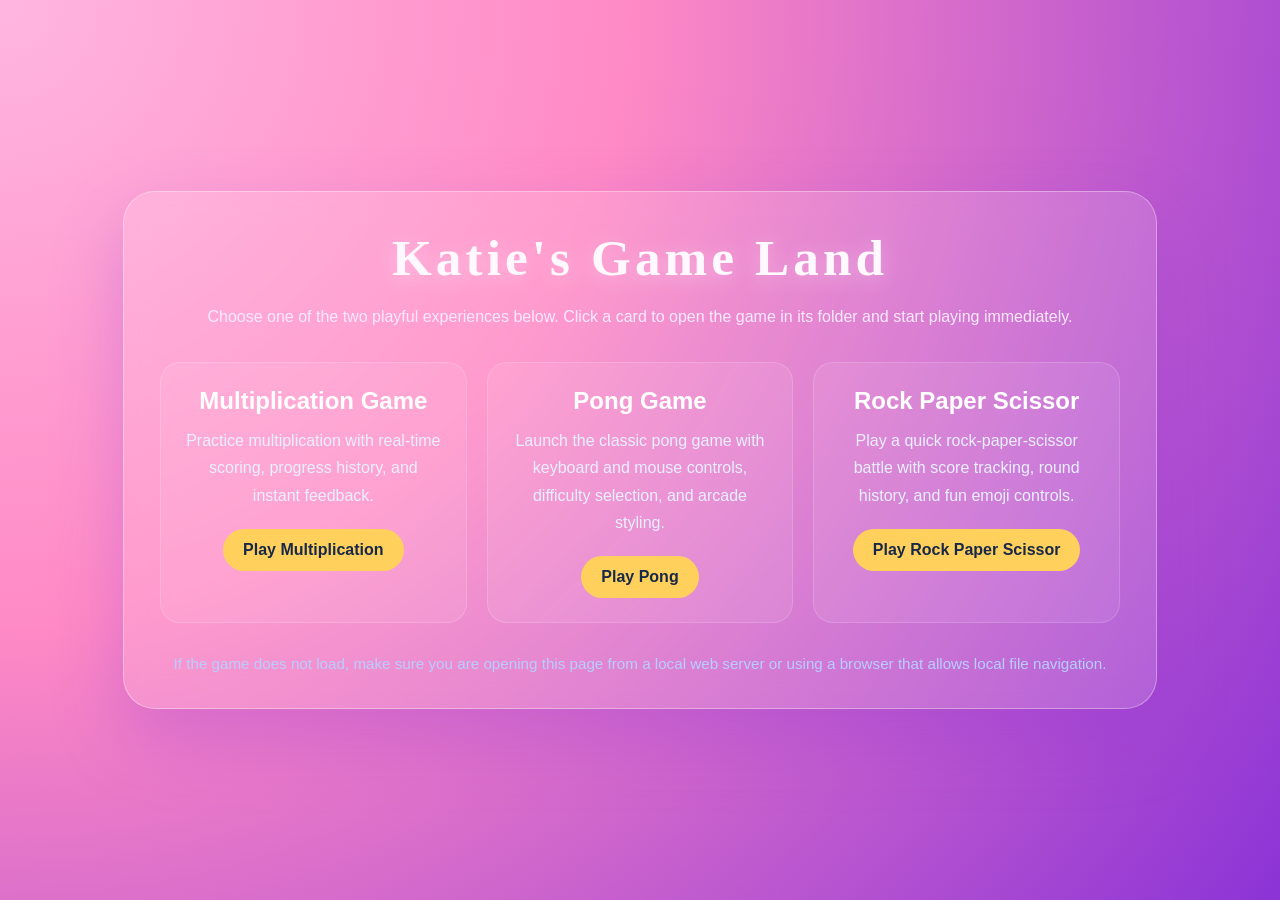
<file: index.html>
﻿<!DOCTYPE html>
<html lang="en">
<head>
  <meta charset="UTF-8">
  <meta name="viewport" content="width=device-width, initial-scale=1.0">
  <title>Katie's Game Land</title>
  <style>
    body {
      margin: 0;
      min-height: 100vh;
      display: flex;
      justify-content: center;
      align-items: center;
      font-family: 'Segoe UI', Arial, sans-serif;
      background: radial-gradient(circle at top left, #ffb6e0 0%, #ff8ac5 40%, #8b33d6 100%);
      color: #ffffff;
    }
    .app-shell {
      width: min(100%, 960px);
      padding: 36px;
      border-radius: 32px;
      background: rgba(255,255,255,0.14);
      box-shadow: 0 30px 70px rgba(139, 51, 214, 0.28);
      backdrop-filter: blur(14px);
      text-align: center;
      border: 1px solid rgba(255,255,255,0.35);
    }
    h1 {
      margin: 0 0 16px;
      font-size: clamp(2.4rem, 4vw, 4.2rem);
      letter-spacing: 0.08em;
      color: #fff9ff;
      text-shadow: 0 4px 20px rgba(255, 255, 255, 0.35);
      font-family: 'Brush Script MT', cursive;
    }
    p {
      margin: 0 0 32px;
      color: #fbe9ff;
      font-size: 1rem;
      line-height: 1.7;
    }
    .grid {
      display: grid;
      grid-template-columns: repeat(auto-fit, minmax(240px, 1fr));
      gap: 20px;
    }
    .card {
      padding: 24px;
      border-radius: 20px;
      border: 1px solid rgba(255,255,255,0.16);
      background: rgba(255,255,255,0.08);
      transition: transform 0.3s ease, background 0.3s ease, border-color 0.3s ease;
    }
    .card:hover {
      transform: translateY(-6px);
      background: rgba(255,255,255,0.14);
      border-color: rgba(255,255,255,0.30);
    }
    .card h2 {
      margin: 0 0 12px;
      font-size: 1.5rem;
    }
    .card p {
      margin: 0 0 20px;
      color: #e8f0ff;
    }
    .card a {
      display: inline-flex;
      align-items: center;
      justify-content: center;
      padding: 12px 20px;
      border-radius: 999px;
      border: none;
      text-decoration: none;
      font-weight: 700;
      color: #182848;
      background: #ffd15c;
      transition: transform 0.2s ease, box-shadow 0.2s ease;
    }
    .card a:hover {
      transform: translateY(-2px);
      box-shadow: 0 14px 25px rgba(0,0,0,0.15);
    }
    .small-note {
      margin-top: 32px;
      font-size: 0.95rem;
      color: #b8cdff;
    }
  </style>
</head>
<body>
  <div class="app-shell">
    <h1>Katie's Game Land</h1>
    <p>Choose one of the two playful experiences below. Click a card to open the game in its folder and start playing immediately.</p>

    <div class="grid">
      <article class="card">
        <h2>Multiplication Game</h2>
        <p>Practice multiplication with real-time scoring, progress history, and instant feedback.</p>
        <a href="Multiplication%20Game/index.html">Play Multiplication</a>
      </article>

      <article class="card">
        <h2>Pong Game</h2>
        <p>Launch the classic pong game with keyboard and mouse controls, difficulty selection, and arcade styling.</p>
        <a href="Pong%20Game/index.html">Play Pong</a>
      </article>

      <article class="card">
        <h2>Rock Paper Scissor</h2>
        <p>Play a quick rock-paper-scissor battle with score tracking, round history, and fun emoji controls.</p>
        <a href="Rock%20Paper%20Scissor/index.html">Play Rock Paper Scissor</a>
      </article>
    </div>

    <div class="small-note">If the game does not load, make sure you are opening this page from a local web server or using a browser that allows local file navigation.</div>
  </div>
</body>
</html>
</file>
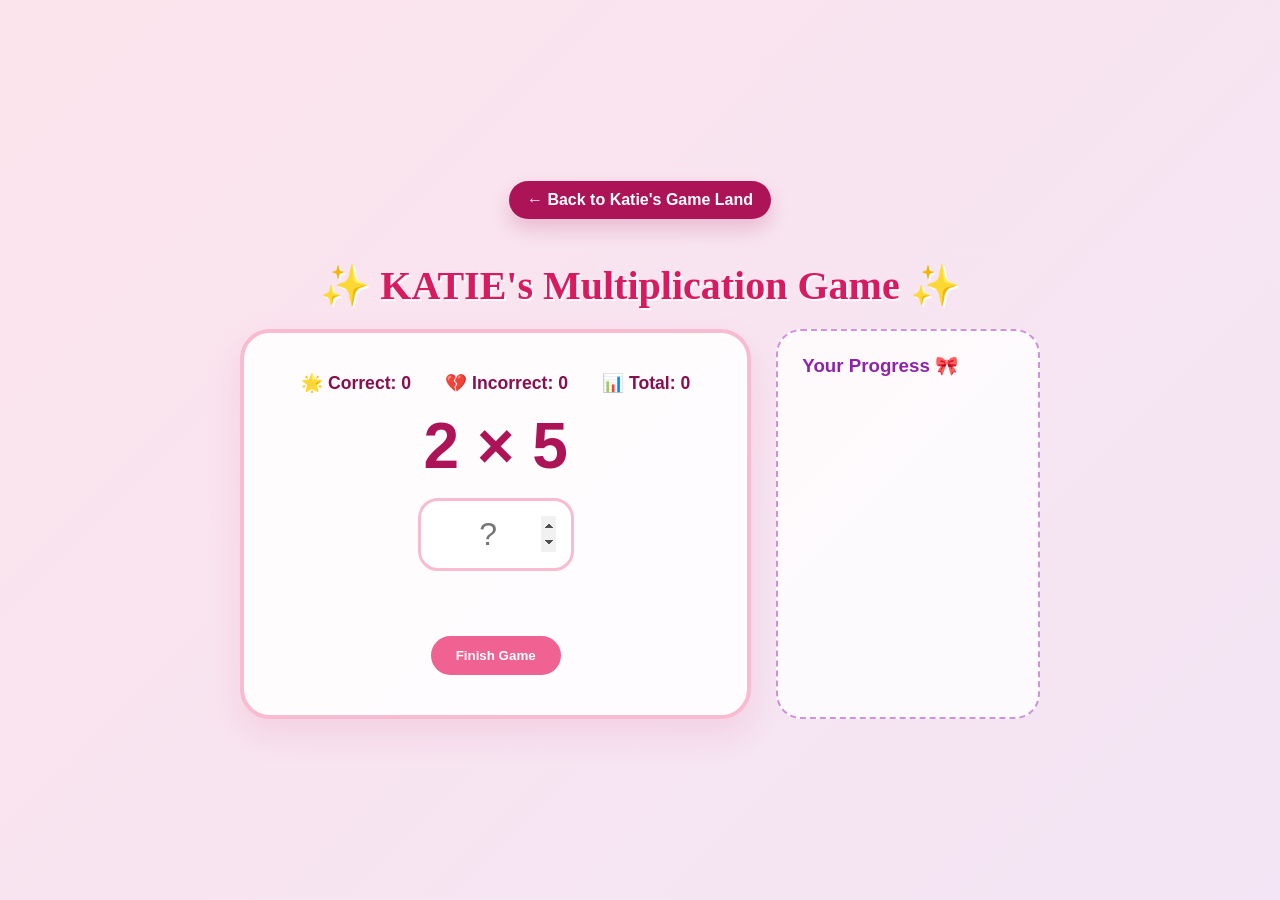
<file: Multiplication Game/index.html>
<!DOCTYPE html>
<html lang="en">
<head>
    <meta charset="UTF-8">
    <meta name="viewport" content="width=device-width, initial-scale=1.0">
    <title>KATIE's Multiplication Game</title>
    <link rel="stylesheet" href="style.css">
</head>
<body>

    <a class="back-home" href="../index.html">← Back to Katie's Game Land</a>
    <h1>✨ KATIE's Multiplication Game ✨</h1>

    <div class="main-wrapper">
        <div class="game-container" id="game-box">
            <div id="game-screen">
                <div class="score-board">
                    <span>🌟 Correct: <span id="score">0</span></span>
                    <span>💔 Incorrect: <span id="wrong-score">0</span></span>
                    <span>📊 Total: <span id="total">0</span></span>
                </div>
                
                <div class="problem" id="problem">...</div>
                
                <input type="number" id="answer" placeholder="?" autofocus>
                
                <div id="impact-msg" class="impact-msg"></div>
                
                <button onclick="showResults()">Finish Game</button>
            </div>

            <div id="results-screen">
                <h2 style="color: #d81b60;">Final Results! 👑</h2>
                <p>Correct: <span id="res-correct">0</span></p>
                <p>Incorrect: <span id="res-wrong">0</span></p>
                <p>Total: <span id="res-total">0</span></p>
                <p style="font-size: 2rem; color: #ad1457;">Accuracy: <span id="res-percent">0</span>%</p>
                <button onclick="location.reload()">Try Again!</button>
            </div>
        </div>

        <div class="history-container">
            <h3 style="margin-top:0; color: #8e24aa;">Your Progress 🎀</h3>
            <div class="history-list" id="history-list"></div>
        </div>
    </div>

<script src="script.js"></script>

</body>
</html>
</file>
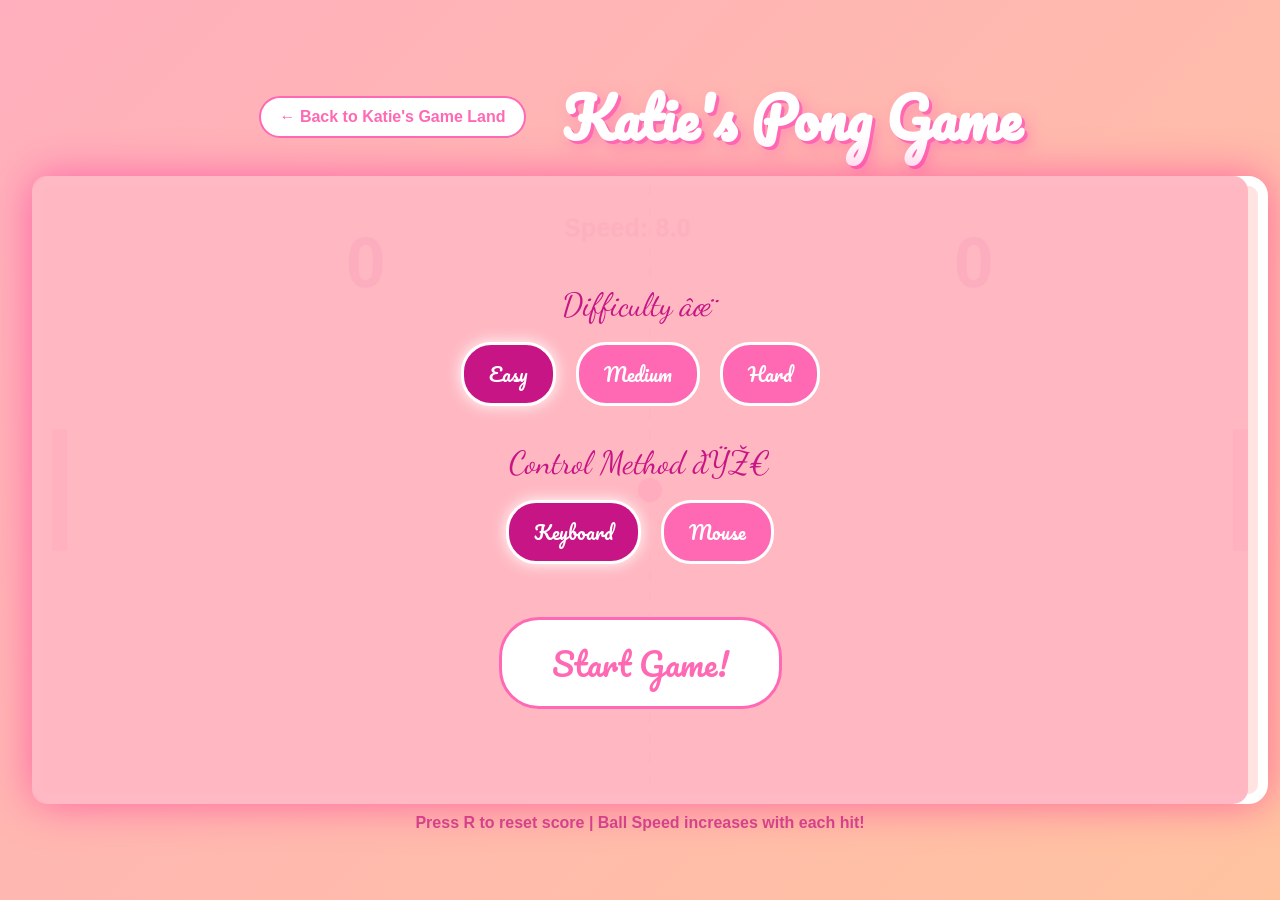
<file: Pong Game/index.html>
﻿<!DOCTYPE html>
<html lang="en">
<head>
    <meta charset="UTF-8">
    <meta name="viewport" content="width=device-width, initial-scale=1.0">
    <title>Katie's Pong Game</title>
    <link href="https://fonts.googleapis.com/css2?family=Dancing+Script:wght@700&family=Pacifico&display=swap" rel="stylesheet">
    <link rel="stylesheet" href="style.css">
</head>
<body>

    <div class="header-container">
        <a class="back-home" href="../index.html">← Back to Katie's Game Land</a>
        <h1>Katie's Pong Game</h1>
        <button id="back-to-menu-btn" onclick="showMenu()">⚙️ Settings</button>
    </div>

    <div id="game-container">
        <canvas id="pongCanvas" width="1200" height="600"></canvas>
        
        <div id="menu">
            <div class="menu-section">
                <div class="menu-label">Difficulty âœ¨</div>
                <button class="choice active" onclick="setDiff('easy', this)">Easy</button>
                <button class="choice" onclick="setDiff('medium', this)">Medium</button>
                <button class="choice" onclick="setDiff('hard', this)">Hard</button>
            </div>
            <div class="menu-section">
                <div class="menu-label">Control Method ðŸŽ€</div>
                <button class="choice active" onclick="setControl('keyboard', this)">Keyboard</button>
                <button class="choice" onclick="setControl('mouse', this)">Mouse</button>
            </div>
            <button id="start-btn" onclick="startGame()">Start Game!</button>
        </div>
    </div>

    <div class="hint">Press <b>R</b> to reset score | Ball Speed increases with each hit!</div>

    <script src="script.js"></script>
</body>
</html>
</file>
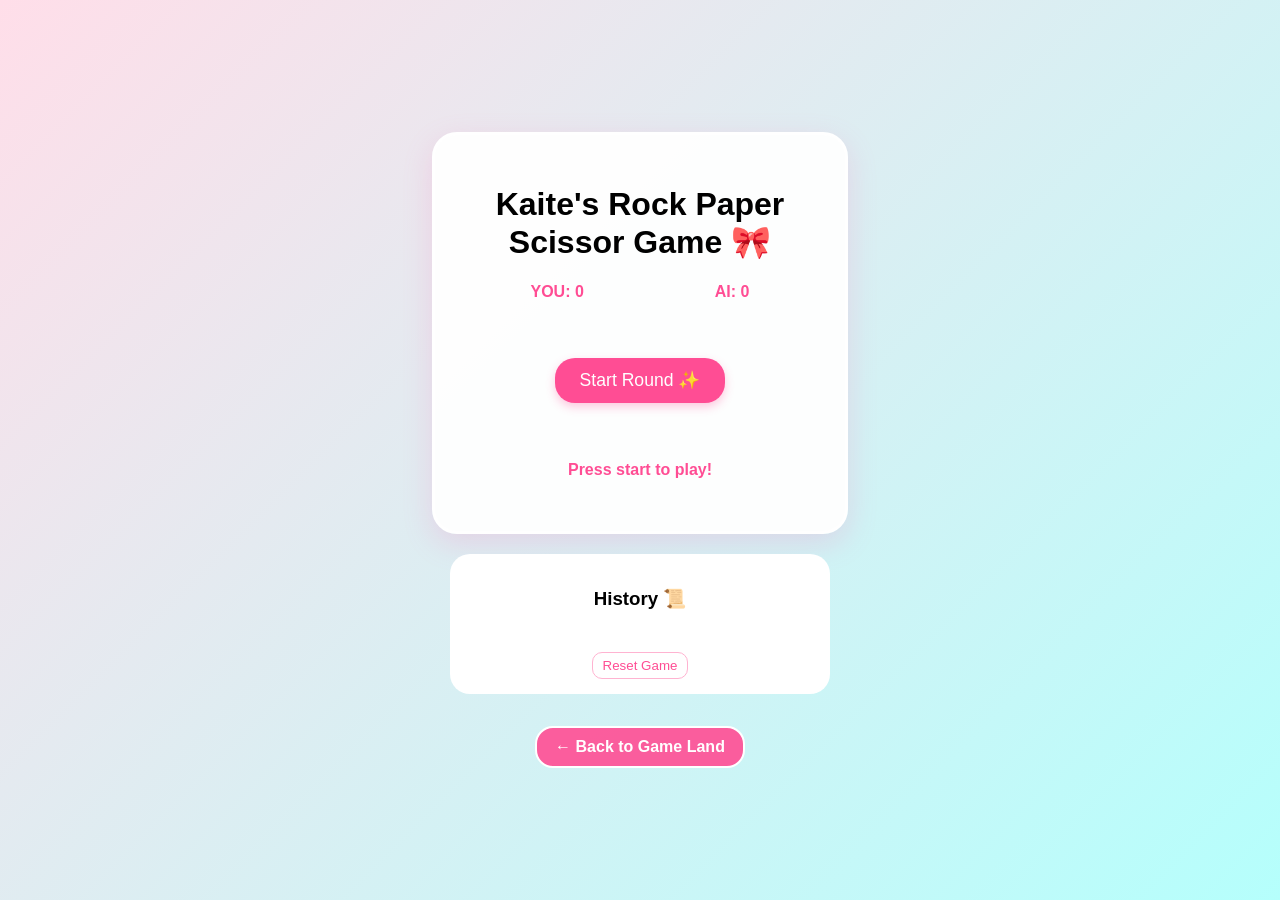
<file: Rock Paper Scissor/index.html>
<!DOCTYPE html>
<html lang="en">
<head>
    <meta charset="UTF-8">
    <meta name="viewport" content="width=device-width, initial-scale=1.0">
    <title>Kaite's Rock Paper Scissor Game</title>
    <link rel="stylesheet" href="style.css">
</head>
<body>

    <div class="main-wrapper">
        <div class="game-container">
            <h1>Kaite's Rock Paper Scissor Game 🎀</h1>
            
            <div class="score-board">
                <div class="score">YOU: <span id="user-score">0</span></div>
                <div class="score">AI: <span id="comp-score">0</span></div>
            </div>

            <div class="stage">
                <div id="start-screen">
                    <button id="start-btn">Start Round ✨</button>
                </div>

                <div id="countdown" class="hidden"></div>

                <div id="choices-grid" class="hidden">
                    <button class="choice" id="rock">🪨</button>
                    <button class="choice" id="paper">📄</button>
                    <button class="choice" id="scissors">✂️</button>
                </div>
            </div>

            <div class="result-area">
                <p id="message">Press start to play!</p>
            </div>
        </div>

        <div class="history-container">
            <h3>History 📜</h3>
            <ul id="history-list"></ul>
            <button id="reset">Reset Game</button>
        </div>

        <a class="back-button" href="../index.html">← Back to Game Land</a>
    </div>

    <script src="script.js"></script>
</body>
</html>
</file>
<file: Multiplication Game/style.css>
body {
    font-family: 'Segoe UI', Tahoma, Geneva, Verdana, sans-serif;
    display: flex;
    flex-direction: column;
    justify-content: center;
    align-items: center;
    height: 100vh;
    margin: 0;
    background: linear-gradient(135deg, #fce4ec 0%, #f3e5f5 100%);
    color: #4a148c;
    transition: background-color 0.3s ease;
}

.flash-correct { background-color: #c8e6c9 !important; }
.flash-incorrect { background-color: #ffcdd2 !important; }

.back-home {
    display: inline-block;
    margin-bottom: 16px;
    padding: 10px 18px;
    border-radius: 999px;
    background: #ad1457;
    color: white;
    text-decoration: none;
    font-weight: bold;
    box-shadow: 0 10px 20px rgba(173, 20, 87, 0.2);
}

.back-home:hover {
    transform: translateY(-1px);
}

h1 {
    color: #d81b60;
    text-shadow: 2px 2px #ffffff;
    font-size: 2.5rem;
    margin-bottom: 20px;
    font-family: 'Comic Sans MS', 'cursive';
}

.main-wrapper {
    display: flex;
    gap: 25px;
    max-width: 800px;
    width: 95%;
}

.game-container {
    background: rgba(255, 255, 255, 0.9);
    padding: 2.5rem;
    border-radius: 30px;
    border: 4px solid #f8bbd0;
    box-shadow: 0 15px 35px rgba(216, 27, 96, 0.1);
    text-align: center;
    flex: 2;
    position: relative;
}

.history-container {
    background: rgba(255, 255, 255, 0.8);
    padding: 1.5rem;
    border-radius: 25px;
    border: 2px dashed #ce93d8;
    flex: 1;
    display: flex;
    flex-direction: column;
    max-height: 420px;
}

.problem {
    font-size: 4rem;
    font-weight: bold;
    margin: 15px 0;
    color: #ad1457;
}

input {
    font-size: 2rem;
    width: 120px;
    padding: 15px;
    border: 3px solid #f8bbd0;
    border-radius: 20px;
    text-align: center;
    outline: none;
    color: #ad1457;
}

.score-board {
    display: flex;
    justify-content: space-around;
    font-weight: bold;
    margin-bottom: 15px;
    color: #880e4f;
    font-size: 1.1rem;
}

.impact-msg {
    font-size: 1.2rem;
    font-weight: bold;
    height: 30px;
    margin-top: 10px;
}

button {
    margin-top: 25px;
    padding: 12px 25px;
    background-color: #f06292;
    color: white;
    border: none;
    border-radius: 50px;
    cursor: pointer;
    font-weight: bold;
}

.history-list { overflow-y: auto; text-align: left; margin-top: 10px; }
.history-item { padding: 8px; border-bottom: 1px solid #fce4ec; }
.history-success { color: #43a047; font-weight: bold; }
.history-fail { color: #e91e63; font-weight: bold; }

#results-screen { display: none; }
</file>
<file: Pong Game/style.css>
body {
    display: flex;
    flex-direction: column;
    justify-content: center;
    align-items: center;
    min-height: 100vh;
    margin: 0;
    background: linear-gradient(135deg, #ffafbd, #ffc3a0);
    color: white;
    font-family: 'Dancing Script', cursive;
    overflow: hidden;
}

.header-container {
    display: flex;
    align-items: center;
    gap: 20px;
    margin-bottom: 10px;
}

h1 {
    font-family: 'Pacifico', cursive;
    font-size: 3.5rem;
    margin: 0;
    color: #fff;
    text-shadow: 3px 3px 0px #ff69b4, 6px 6px 15px rgba(255, 105, 180, 0.5);
}

#back-to-menu-btn {
    display: none;
    background-color: #fff;
    color: #FF69B4;
    border: 2px solid #FF69B4;
    padding: 8px 20px;
    border-radius: 20px;
    cursor: pointer;
    font-weight: bold;
    font-family: Arial, sans-serif;
    transition: 0.3s;
}

#back-to-menu-btn:hover {
    background-color: #ffe4e1;
}

.back-home {
    display: inline-flex;
    align-items: center;
    justify-content: center;
    padding: 10px 18px;
    margin-right: 16px;
    border-radius: 999px;
    background-color: #fff;
    color: #FF69B4;
    text-decoration: none;
    font-weight: bold;
    font-family: Arial, sans-serif;
    border: 2px solid #FF69B4;
    transition: 0.3s;
}

.back-home:hover {
    background-color: #ffe4e1;
}

#game-container {
    position: relative;
    max-width: 95vw;
}

canvas {
    border: 10px solid #fff;
    border-radius: 20px;
    box-shadow: 0 0 40px rgba(255, 20, 147, 0.5);
    background-color: #ffe4e1;
    display: block;
    width: 100%;
    height: auto;
}

#menu {
    position: absolute;
    top: 0;
    left: 0;
    width: 100%;
    height: 100%;
    background: rgba(255, 182, 193, 0.95);
    border-radius: 15px;
    display: flex;
    flex-direction: column;
    justify-content: center;
    align-items: center;
    z-index: 10;
}

.menu-section {
    margin: 15px;
    text-align: center;
}

.menu-label {
    font-size: 2rem;
    color: #C71585;
    margin-bottom: 10px;
}

button.choice {
    background-color: #FF69B4;
    color: white;
    border: 3px solid white;
    padding: 12px 25px;
    margin: 8px;
    border-radius: 30px;
    cursor: pointer;
    font-family: 'Pacifico', cursive;
    font-size: 1.2rem;
    transition: 0.2s;
}

button.choice:hover {
    background-color: #FF1493;
    transform: scale(1.1);
}

button.choice.active {
    background-color: #C71585;
    box-shadow: 0 0 15px white;
}

#start-btn {
    background-color: #fff;
    color: #FF69B4;
    font-size: 2rem;
    margin-top: 30px;
    padding: 15px 50px;
    border: 3px solid #FF69B4;
    border-radius: 40px;
    cursor: pointer;
    font-family: 'Pacifico', cursive;
}

.hint {
    font-size: 1rem;
    color: #d14789;
    margin-top: 10px;
    font-family: Arial, sans-serif;
    font-weight: bold;
}
</file>
<file: Rock Paper Scissor/style.css>
body {
    background: linear-gradient(135deg, #ffdee9 0%, #b5fffc 100%);
    min-height: 100vh;
    display: flex;
    justify-content: center;
    align-items: center;
    font-family: 'Segoe UI', sans-serif;
    margin: 0;
}

.main-wrapper {
    display: flex;
    flex-direction: column;
    align-items: center;
    gap: 20px;
}

.game-container {
    background: rgba(255, 255, 255, 0.95);
    padding: 30px;
    border-radius: 25px;
    text-align: center;
    width: 350px;
    box-shadow: 0 10px 30px rgba(255, 105, 180, 0.2);
    border: 3px solid #fff;
}

.score-board {
    display: flex;
    justify-content: space-around;
    font-weight: bold;
    color: #ff4d94;
    margin-bottom: 20px;
}

/* This container holds the start btn, countdown, and choices in the same spot */
.stage {
    height: 120px;
    display: flex;
    justify-content: center;
    align-items: center;
    position: relative;
    margin: 20px 0;
}

#start-btn {
    background: #ff4d94;
    color: white;
    border: none;
    padding: 12px 25px;
    border-radius: 20px;
    font-size: 1.1rem;
    cursor: pointer;
    box-shadow: 0 4px 10px rgba(255, 77, 148, 0.3);
}

#countdown {
    font-size: 4rem;
    color: #ff4d94;
    font-weight: bold;
}

.choice {
    font-size: 3rem;
    background: white;
    border: 2px solid #ffdeeb;
    border-radius: 50%;
    cursor: pointer;
    margin: 0 10px;
    transition: 0.2s;
}

.choice:hover { transform: scale(1.1); border-color: #ff4d94; }

#message {
    color: #ff4d94;
    font-weight: 600;
    min-height: 24px;
}

.history-container {
    background: white;
    width: 350px;
    padding: 15px;
    border-radius: 20px;
    text-align: center;
}

#history-list {
    list-style: none;
    padding: 0;
    max-height: 100px;
    overflow-y: auto;
    font-size: 0.85rem;
    color: #888;
}

#reset {
    margin-top: 10px;
    background: none;
    border: 1px solid #ffb3d1;
    color: #ff4d94;
    border-radius: 10px;
    cursor: pointer;
    padding: 5px 10px;
}

.back-button {
    display: inline-block;
    margin-top: 12px;
    color: #ffffff;
    background: rgba(255, 77, 148, 0.9);
    text-decoration: none;
    padding: 10px 18px;
    border-radius: 18px;
    border: 2px solid #ffffff;
    font-weight: 700;
    transition: transform 0.2s ease, background 0.2s ease;
}

.back-button:hover {
    transform: translateY(-2px);
    background: rgba(255, 77, 148, 1);
}

.hidden { display: none !important; }
</file>
